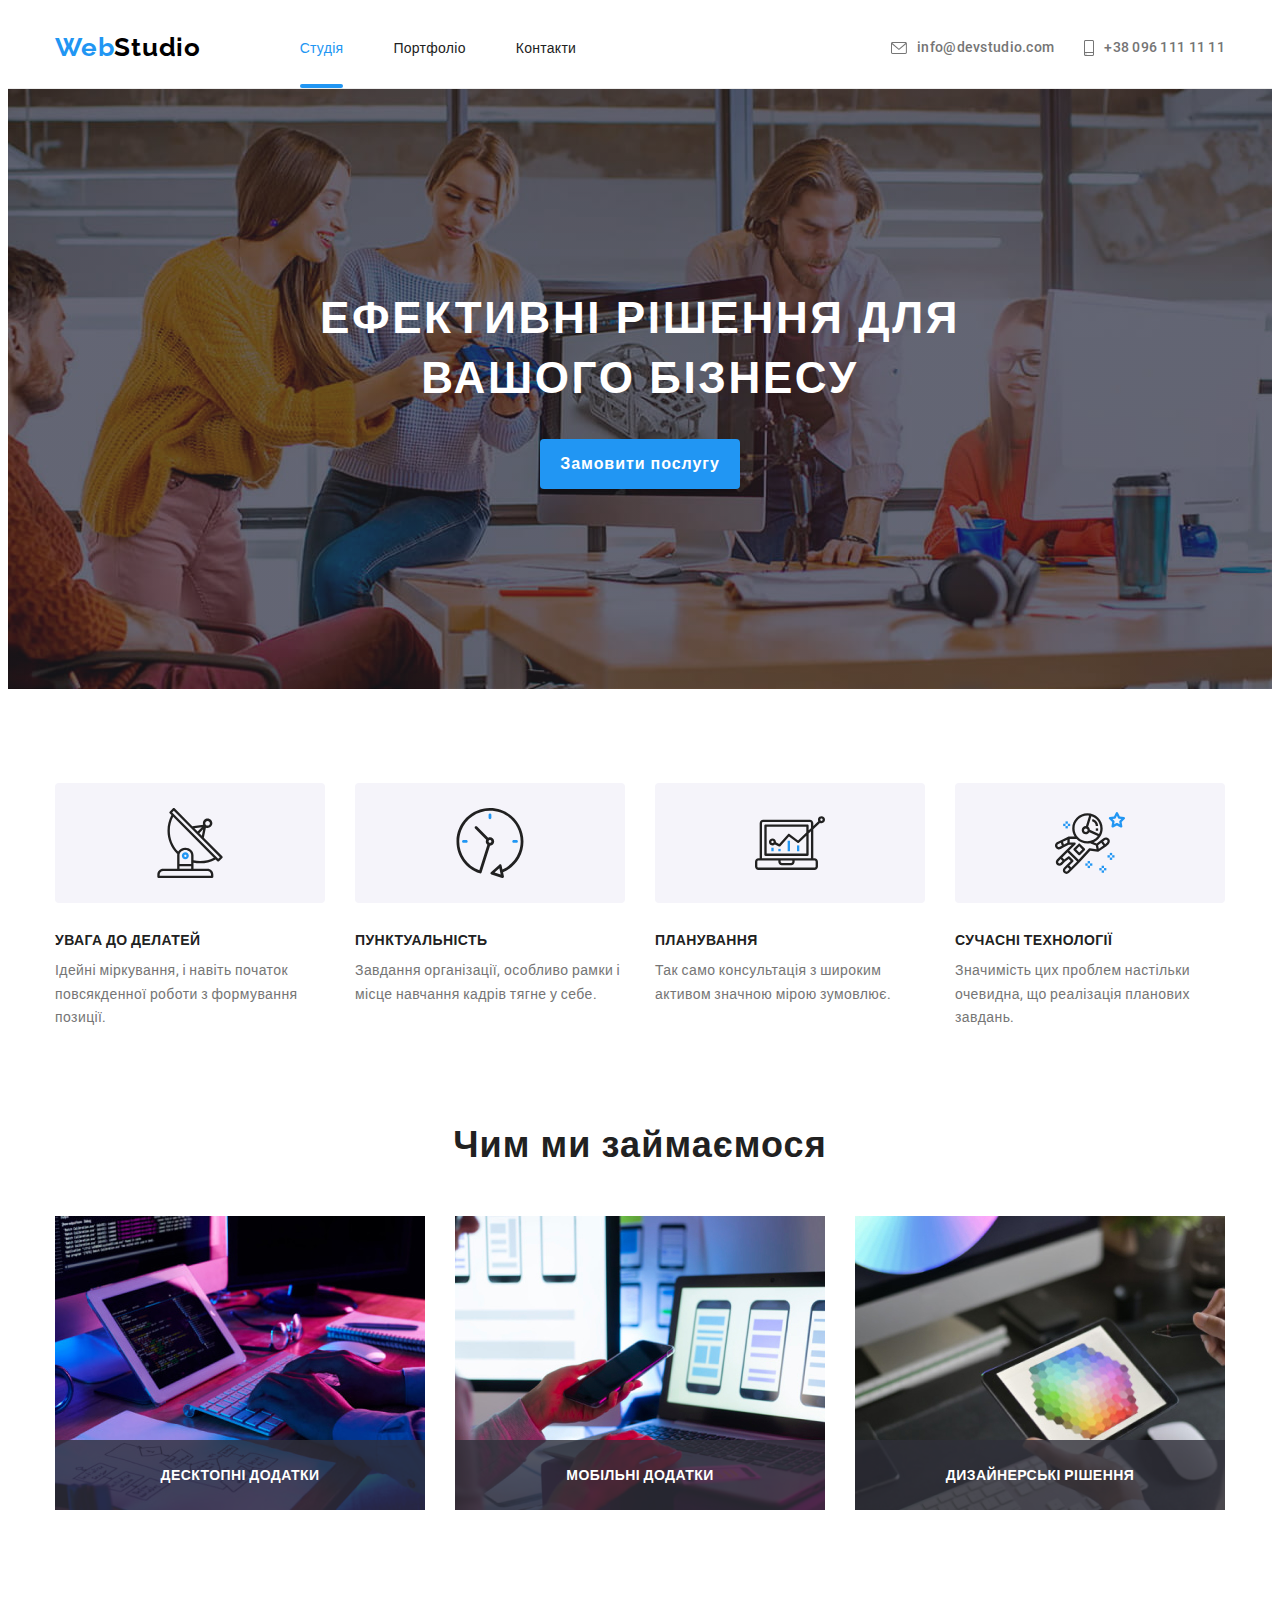
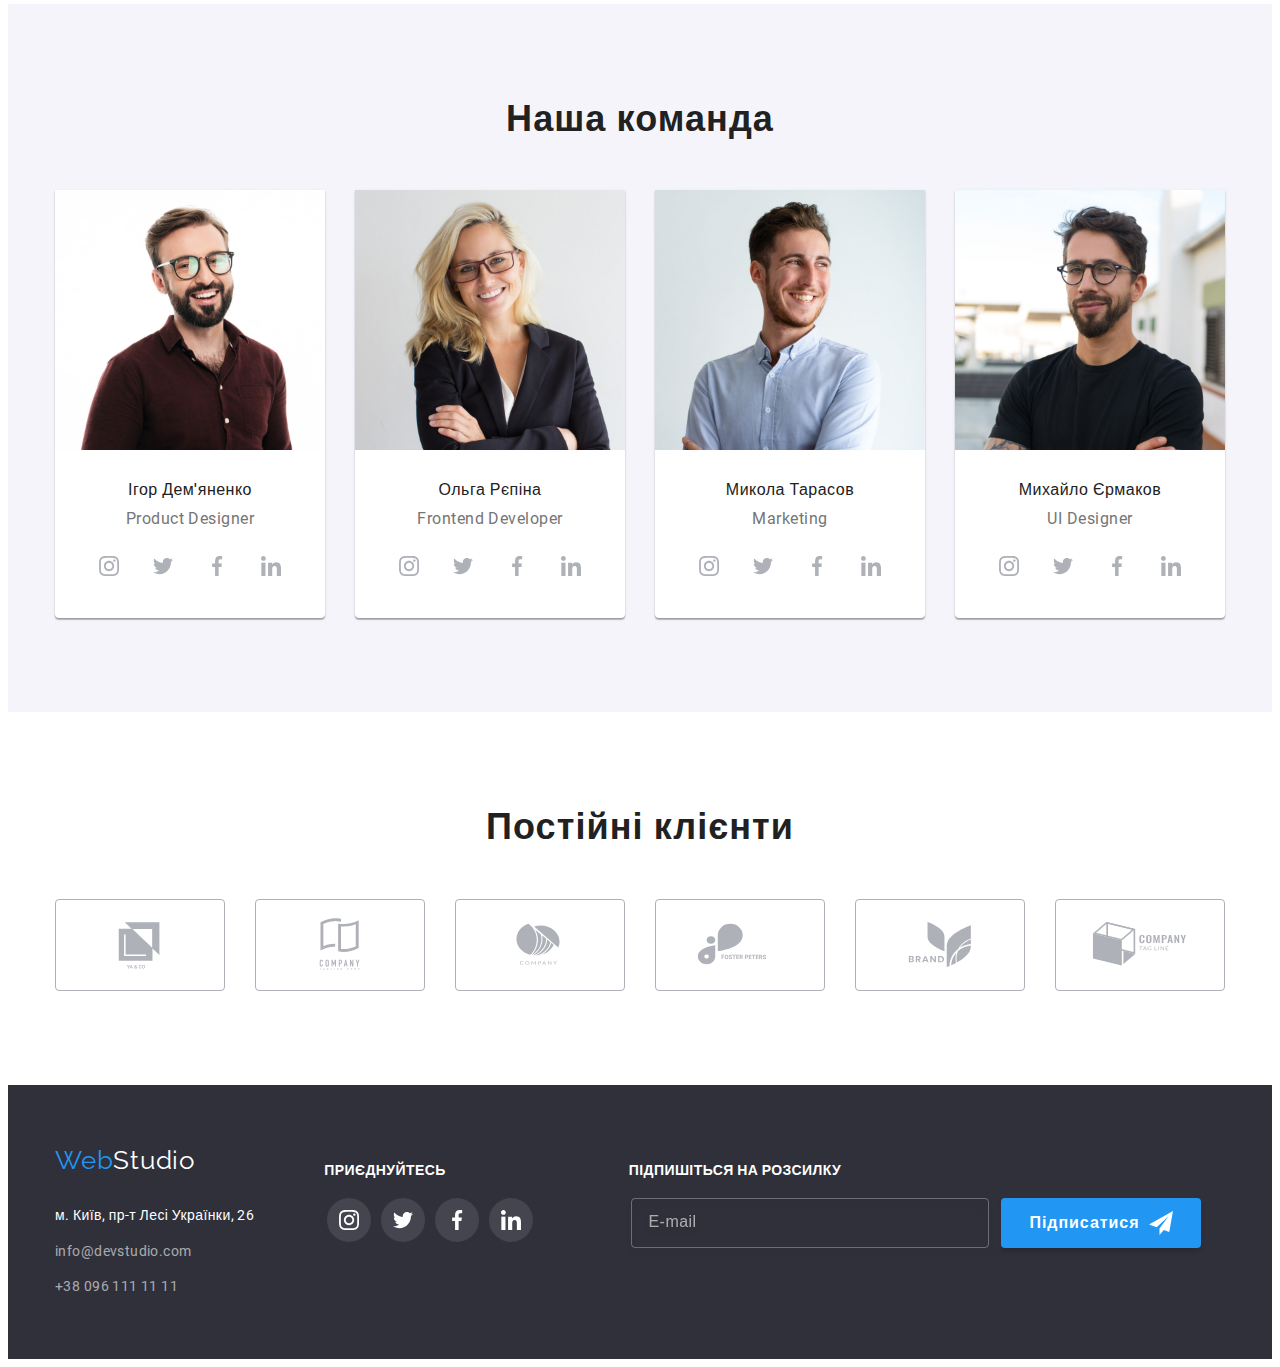
<file: index.html>
<!DOCTYPE html>
<html lang="uk">
<head>
    <meta charset="UTF-8">
    <meta http-equiv="X-UA-Compatible" content="IE=edge">
    <meta name="viewport" content="width=device-width, initial-scale=1.0">
    <title>Document</title>
    
    <link rel="preconnect" href="https://fonts.googleapis.com">
    <link rel="preconnect" href="https://fonts.gstatic.com" crossorigin>
    <link href="https://fonts.googleapis.com/css2?family=Raleway:wght@700&family=Roboto:wght@400;500;700;900&display=swap" rel="stylesheet">
    <link rel="stylesheet" href="https://cdnjs.cloudflare.com/ajax/libs/modern-normalize/1.1.0/modern-normalize.min.css" integrity="sha512-wpPYUAdjBVSE4KJnH1VR1HeZfpl1ub8YT/NKx4PuQ5NmX2tKuGu6U/JRp5y+Y8XG2tV+wKQpNHVUX03MfMFn9Q==" crossorigin="anonymous" referrerpolicy="no-referrer" />
    <!-- <link rel="stylesheet" href="./css/styles.css"> -->
    <link rel="stylesheet" href="./css/main.min.css">
</head>
<body>
 <header  class="header">
  <div class="container">
    <div class="header__container">
<nav class="header__nav">
    <a class="logo" href="./"><span class="logo__web">Web</span>Studio</a>
    <ul class="list header__menu">
        <li><a class="link header__link header__link--current" href="./index.html">Студія</a></li>
        <li><a class="link header__link" href="./portfolio.html">Портфоліо</a></li>
        <li><a class="link header__link" href="#">Контакти</a></li>
    </ul>
    </nav> 
    <ul class="list header__contacts">
    <li>    
      <a class="link header__mailto" href="mailto:info@devstudio.com">
        <svg class="header__mailto-icon" width="16" height="12">
        <use href="./images/icons.svg#icon-envelope"></use>
      </svg>info@devstudio.com</a>    
    </li>
    <li>         
      <a class="link header__tel" href="tel:+380961111111">
        <svg class="header__tel-icon" width="10" height="16">
        <use href="./images/icons.svg#icon-smartphone"></use>
      </svg>+38 096 111 11 11</a>
    </li>
    </ul>
    </div>
  </div>
</header>   
 <main>
    <section class="hero">
    <div class="container">
      <h1 class="hero__title">Ефективні рішення для вашого бізнесу</h1>
      <button type="button" class="button hero-button" data-modal-open>Замовити послугу</button>  
    </div>
    </section>
    <section class="feature">
      <div class="container">
      <h2 class="visually-hidden">Особливості</h2>
      <ul class="list feature__list">
        <li>
          <div class="feature__card">
            <svg class="feature__icon" width="70" height="70">
              <use href="./images/icons.svg#icon-antenna"></use>
            </svg>
          </div>
            <h3 class="feature__title">Увага до делатей</h3>
            <p class="feature__text">Ідейні міркування, і навіть початок повсякденної роботи з формування позиції.</p>
        </li>
        <li>
          <div class="feature__card">
            <svg class="feature__icon" width="70" height="70">
              <use href="./images/icons.svg#icon-clock"></use>
            </svg>
          </div>
            <h3 class="feature__title">Пунктуальність</h3>
            <p class="feature__text">Завдання організації, особливо рамки і місце навчання кадрів тягне у себе.</p>
        </li>
        <li>
          <div class="feature__card">
            <svg class="feature__icon" width="70" height="70">
              <use href="./images/icons.svg#icon-diagram"></use>
            </svg>
          </div> 
            <h3 class="feature__title">Планування</h3>
            <p class="feature__text">Так само консультація з широким активом значною мірою зумовлює.</p>
        </li>
        <li>
          <div class="feature__card">
            <svg class="feature__icon" width="70" height="70">
              <use href="./images/icons.svg#icon-astronaut"></use>
            </svg>
          </div>
            <h3 class="feature__title">Сучасні технології</h3>
            <p class="feature__text">Значимість цих проблем настільки очевидна, що реалізація планових завдань.</p>
        </li>
      </ul>
      </div>  
    </section>
    <section class="what-we-do">
      <div class="container">
       <h2 class="what-we-do__title">Чим ми займаємося</h2>
        <ul class="list what-we-do__list">
        <li class="box">
          <img src="./images/box-1.jpg" alt="Людина працює з комп'ютером">
          <h3 class="box__title">Десктопні додатки</h3>
        </li>
        <li class="box">
          <img src="./images/box-2.jpg" alt="Людина працює з телефоном та ноутбуком">
          <h3 class="box__title">Мобільні додатки</h3>
        </li>
        <li class="box">
          <img src="./images/box-3.jpg" alt="Людина працює з планшетом">
          <h3 class="box__title">Дизайнерські рішення</h3>
        </li>
        </ul>
      </div>
    </section>
    <section class="team">
      <div class="container">
       <h2 class="team__section-title">Наша команда</h2>
        <ul class="list team__cards-list">
    <li class="team__card"><img class="team__img" src="./images/product-designer.jpg" alt="Усміхнений хлопець в окулярах">
      <div class="teammate">  
        <h3 class="teammate__name">Ігор Дем'яненко</h3>
        <p lang="en" class="teammate__position">Product Designer</p>
        <ul class="list socials">
          <li class="socials__item">
            <a class="link socials__link" href="#">
            <svg class="socials__icon" width="20" height="20">
            <use href="./images/icons.svg#icon-instagram"></use>
            </svg>
            </a>
          </li>
          <li class="socials__item">
            <a class="link socials__link" href="#">
            <svg class="socials__icon" width="20" height="20">
            <use href="./images/icons.svg#icon-twitter"></use>
            </svg>
            </a>
          </li>
          <li class="socials__item">
            <a class="link socials__link" href="#">
            <svg class="socials__icon" width="20" height="20">
            <use href="./images/icons.svg#icon-facebook"></use>
            </svg>
            </a>
          </li>
          <li class="socials__item">
            <a class="link socials__link" href="#">
            <svg class="socials__icon" width="20" height="20">
            <use href="./images/icons.svg#icon-linkedin"></use>
            </svg>
            </a>
          </li>
        </ul>        
        </div>
    </li>
      <li class="team__card"><img class="team__img" src="./images/frontend-developer.jpg" alt="Усміхнена дівчина в окулярах">
        <div class="teammate">
        <h3 class="teammate__name">Ольга Рєпіна</h3>
        <p lang="en" class="teammate__position">Frontend Developer</p>
        <ul class="list socials">
          <li class="socials__item">
            <a class="link socials__link" href="#">
            <svg class="socials__icon" width="20" height="20">
            <use href="./images/icons.svg#icon-instagram"></use>
            </svg>
            </a>
          </li>
          <li class="socials__item">
            <a class="link socials__link" href="#">
            <svg class="socials__icon" width="20" height="20">
            <use href="./images/icons.svg#icon-twitter"></use>
            </svg>
            </a>
          </li>
          <li class="socials__item">
            <a class="link socials__link" href="#">
            <svg class="socials__icon" width="20" height="20">
            <use href="./images/icons.svg#icon-facebook"></use>
            </svg>
            </a>
          </li>
          <li class="socials__item">
            <a class="link socials__link" href="#">
            <svg class="socials__icon" width="20" height="20">
            <use href="./images/icons.svg#icon-linkedin"></use>
            </svg>
            </a>
          </li>
        </ul>
        </div>
    </li>
      <li class="team__card"><img class="team__img" src="./images/marketing.jpg" alt="Усміхнений хлопець">
        <div class="teammate">
        <h3 class="teammate__name">Микола Тарасов</h3>
        <p lang="en" class="teammate__position">Marketing</p>
        <ul class="list socials">
          <li class="socials__item">
            <a class="link socials__link" href="#">
            <svg class="socials__icon" width="20" height="20">
            <use href="./images/icons.svg#icon-instagram"></use>
            </svg>
            </a>
          </li>
          <li class="socials__item">
            <a class="link socials__link" href="#">
            <svg class="socials__icon" width="20" height="20">
            <use href="./images/icons.svg#icon-twitter"></use>
            </svg>
            </a>
          </li>
          <li class="socials__item">
            <a class="link socials__link" href="#">
            <svg class="socials__icon" width="20" height="20">
            <use href="./images/icons.svg#icon-facebook"></use>
            </svg>
            </a>
          </li>
          <li class="socials__item">
            <a class="link socials__link" href="#">
            <svg class="socials__icon" width="20" height="20">
            <use href="./images/icons.svg#icon-linkedin"></use>
            </svg>
            </a>
          </li>
        </ul>
        </div>
    </li>
      <li class="team__card"><img class="team__img" src="./images/ui-designer.jpg" alt="Усміхнений хлопець в окулярах">
        <div class="teammate">
        <h3 class="teammate__name">Михайло Єрмаков</h3>
        <p lang="en" class="teammate__position">UI Designer</p>
        <ul class="list socials">
          <li class="socials__item">
            <a class="link socials__link" href="#">
            <svg class="socials__icon" width="20" height="20">
            <use href="./images/icons.svg#icon-instagram"></use>
            </svg>
            </a>
          </li>
          <li class="socials__item">
            <a class="link socials__link" href="#">
            <svg class="socials__icon" width="20" height="20">
            <use href="./images/icons.svg#icon-twitter"></use>
            </svg>
            </a>
          </li>
          <li class="socials__item">
            <a class="link socials__link" href="#">
            <svg class="socials__icon" width="20" height="20">
            <use href="./images/icons.svg#icon-facebook"></use>
            </svg>
            </a>
          </li>
          <li class="socials__item">
            <a class="link socials__link" href="#">
            <svg class="socials__icon" width="20" height="20">
            <use href="./images/icons.svg#icon-linkedin"></use>
            </svg>
            </a>
          </li>
        </ul>
        </div>
    </li>
        </ul>
      </div>
    </section>
    <section class="section">
      <div class="container">
        <h2 class="clients__title">Постійні клієнти</h2>
        <ul class="list clients">
        <li>
          <a class="link clients__link" href="#">
          <svg class="clients__icon" width="106" height="60">
          <use href="./images/icons.svg#icon-ya-co"></use>
          </svg>
        </a>
        </li>
        <li>
          <a class="link clients__link" href="#">
          <svg class="clients__icon" width="106" height="60">
          <use href="./images/icons.svg#icon-company-two"></use>
          </svg>
        </a>
        </li>
        <li>
          <a class="link clients__link" href="#">
          <svg class="clients__icon" width="106" height="60">
          <use href="./images/icons.svg#icon-company-three"></use>
          </svg>
        </a>
        </li>
        <li>
          <a class="link clients__link" href="#">
          <svg class="clients__icon" width="106" height="60">
          <use href="./images/icons.svg#icon-foster-peters"></use>
          </svg>
        </a>
        </li>
        <li>
          <a class="link clients__link" href="#">
          <svg class="clients__icon" width="106" height="60">
          <use href="./images/icons.svg#icon-brand"></use>
          </svg>
        </a>
        </li>
        <li>
          <a class="link clients__link" href="#">
          <svg class="clients__icon" width="106" height="60">
          <use href="./images/icons.svg#icon-tagline-here"></use>
          </svg>
        </a>
        </li>
        </ul>
      </div>
    </section>
 </main>
<footer class="footer">
  <div class="container footer__container">
    <div>
    <a class="logo__footer" href="./"><span class="logo__web">Web</span>Studio</a>
    <address class="address">
      <ul class="list">
        <li><a class="address__link" href="https://goo.gl/maps/TG8gePgE3f3uXfUr5" target="_blank" rel="noopener noreferrer nofollow">м. Київ, пр-т Лесі Українки, 26</a></li>
        <li><a class="address__link address__link-mailto" href="mailto:info@devstudio.com">info@devstudio.com</a></li>
        <li><a class="address__link address__link-tel" href="tel:+380961111111">+38 096 111 11 11</a></li>
      </ul>    
    </address>
    </div>
    <div class="join">
      <h2 class="join__title">Приєднуйтесь</h2>    
        <ul class="list socials">
          <li class="socials__item">
            <a class="link join__socials-link" href="#">
            <svg class="join__socials-icon" width="20" height="20">
            <use href="./images/icons.svg#icon-instagram"></use>
            </svg>
            </a>
          </li>
          <li class="socials__item">
            <a class="link join__socials-link" href="#">
            <svg class="join__socials-icon" width="20" height="20">
            <use href="./images/icons.svg#icon-twitter"></use>
            </svg>
            </a>
          </li>
          <li class="socials__item">
            <a class="link join__socials-link" href="#">
            <svg class="join__socials-icon" width="20" height="20">
            <use href="./images/icons.svg#icon-facebook"></use>
            </svg>
            </a>
          </li>
          <li class="socials__item">
            <a class="link join__socials-link" href="#">
            <svg class="join__socials-icon" width="20" height="20">
            <use href="./images/icons.svg#icon-linkedin"></use>
            </svg>
            </a>
          </li>
        </ul>
    </div>
    <form class="subscribe-form">
      <h2 class="subscribe-form__title">Підпишіться на розсилку</h2>
     <div class="subscribe-form__item">  
        <input class="subscribe-form__input" type="email" placeholder="E-mail">
        <button class="button subscribe-button" type="submit">
        Підписатися
          <svg class="subscribe-button__icon" width="24" height="24">
            <use href="./images/icons.svg#icon-send"></use>
          </svg>
        </button>
      </div>
    </form>            
</div>
 </footer>
<div class="backdrop is-hidden" data-modal>
  <div class="modal">
    <button type="button" class="close-button" data-modal-close>
      <svg class="close-button__icon" width="18" height="18">
        <use href="./images/icons.svg#icon-close-black"></use>
      </svg>
    </button>
    <h2 class="modal__title">Залиште свої дані, ми вам передзвонимо</h2>
    <form class="user-form" name="user-form" autocomplete="on">
      <label class="user-form__field-label" for="user-name">Ім'я</label>
      <div class="user-form__field">
        <input class="user-form__field-input" id="user-name" type="text" name="user-name" required minlength="2">
        <svg class="user-form__field-icon" width="18" height="18">
          <use href="./images/icons.svg#icon-person"></use>
        </svg>
      </div>
      <label class="user-form__field-label" for="user-tel">Телефон</label>
      <div class="user-form__field">
        <input class="user-form__field-input" id="user-tel" type="tel" name="user-tel" required>
        <svg class="user-form__field-icon" width="18" height="18">
          <use href="./images/icons.svg#icon-phone"></use>
        </svg>
      </div>
      <label class="user-form__field-label" for="user-email">Пошта</label>
      <div class="user-form__field">
        <input class="user-form__field-input" id="user-email" type="email" name="user-email" required>
        <svg class="user-form__field-icon" width="18" height="18">
          <use href="./images/icons.svg#icon-email"></use>
        </svg>
      </div>
      <label class="user-form__field-label" for="user-comment">Коментар</label>
      <textarea class="user-form__field-textarea" name="user-comment" id="user-comment" placeholder="Введіть текст"></textarea>
      <div class="terms-checkbox checkbox">
        <input class="checkbox__input" type="checkbox" name="terms-checkbox" id="checkbox" required>
        <svg class="checkbox__icon" width="16" height="15">
          <use href="./images/icons.svg#icon-check"></use>
        </svg>
        <label class="checkbox__label" for="checkbox">Погоджуюся з розсилкою та приймаю  <a class="terms-ref" href="#">Умови договору</a></label>
      </div>
      <button class="button submit-button" type="submit">Відправити</button>
    </form>
  </div>
</div>
 <script src="./js/modal.js"></script>
</body>
</html>
</file>
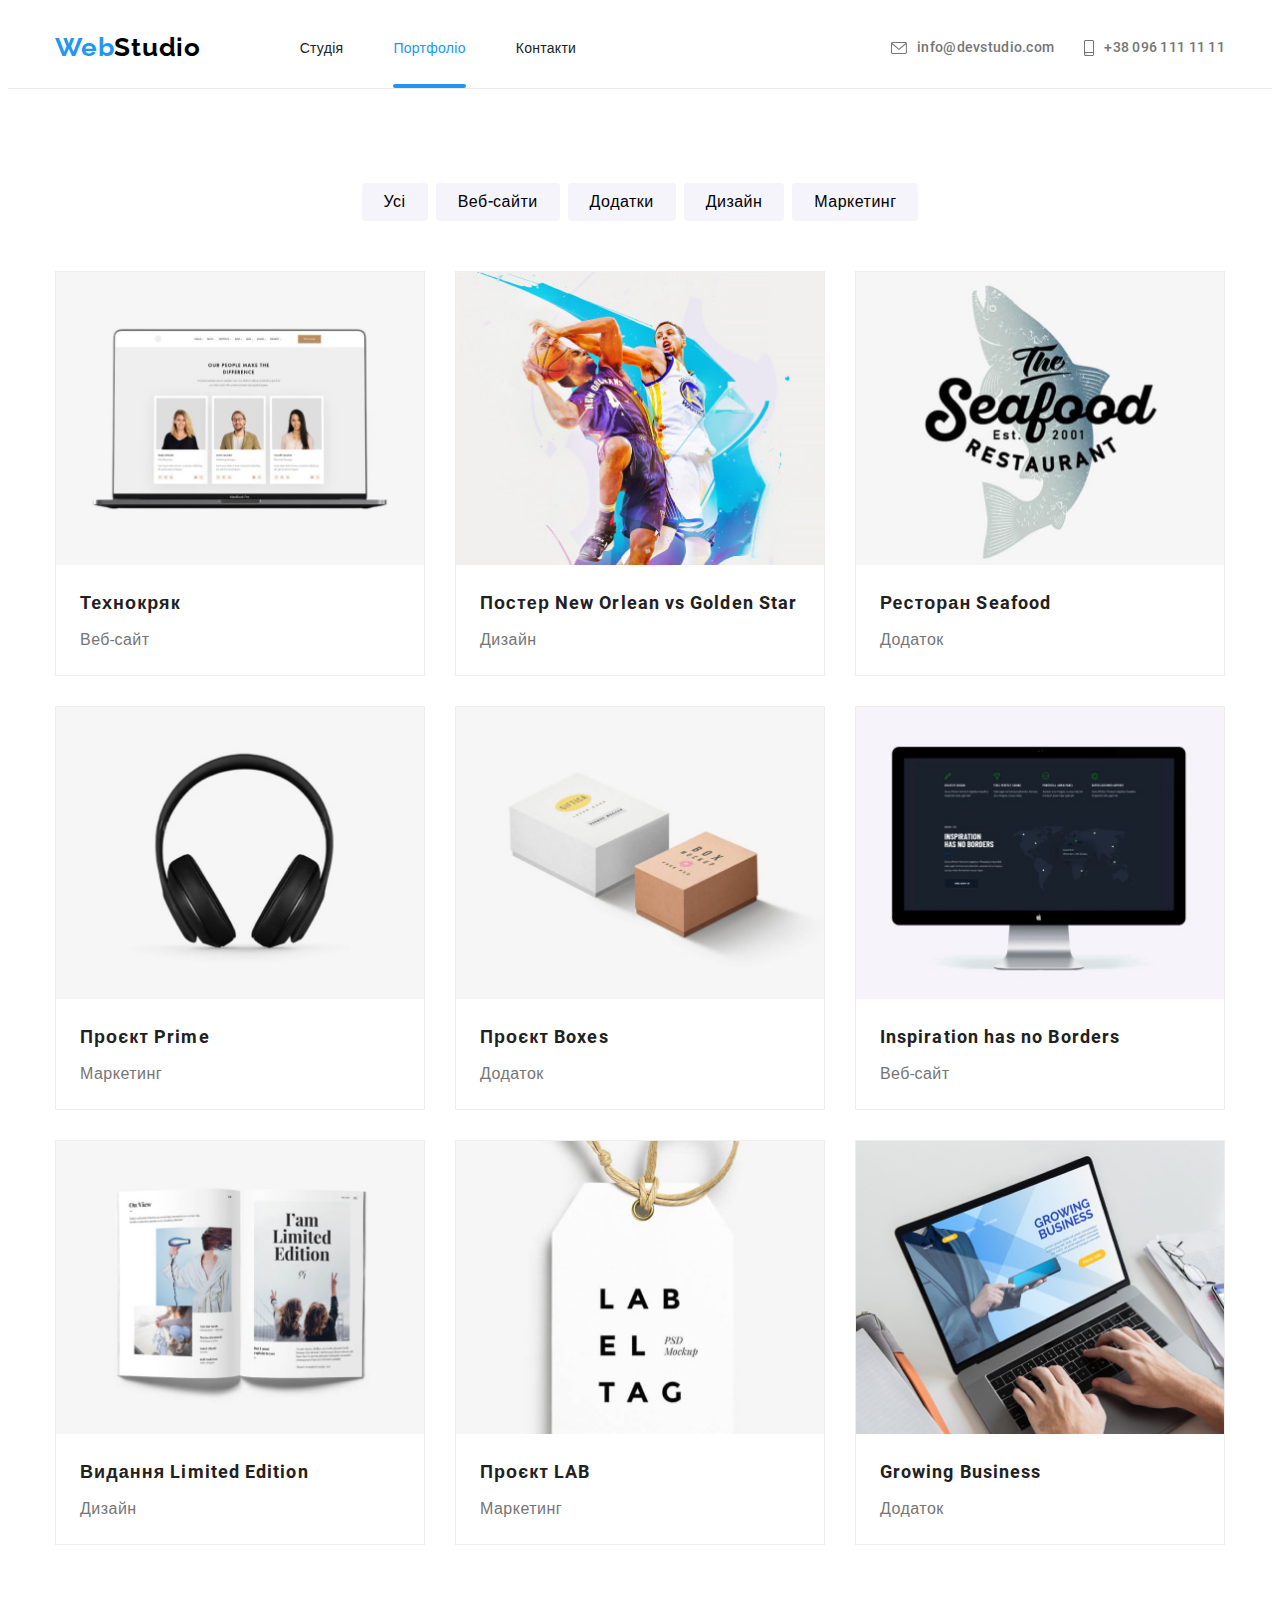
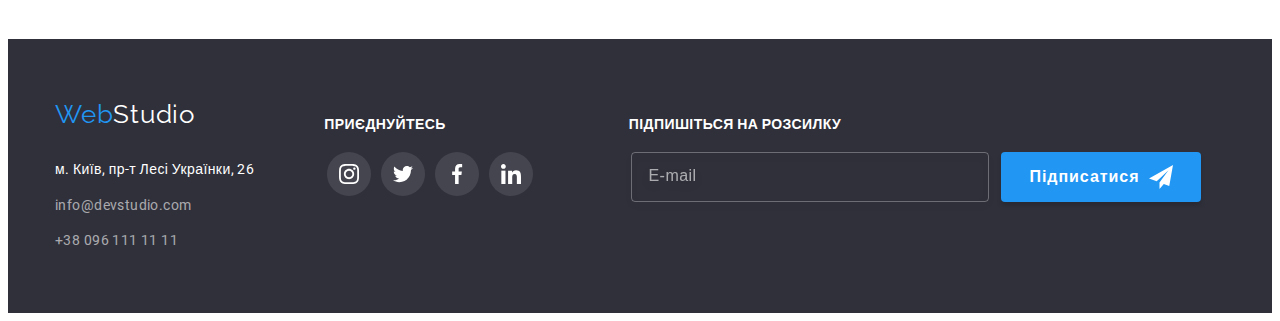
<file: portfolio.html>
<!DOCTYPE html>
<html lang="uk">
<head>
    <meta charset="UTF-8">
    <meta http-equiv="X-UA-Compatible" content="IE=edge">
    <meta name="viewport" content="width=device-width, initial-scale=1.0">
    <title>Portfolio</title>
   
    <link rel="preconnect" href="https://fonts.googleapis.com">
    <link rel="preconnect" href="https://fonts.gstatic.com" crossorigin>
    <link href="https://fonts.googleapis.com/css2?family=Raleway:wght@700&family=Roboto:wght@400;500;700;900&display=swap" rel="stylesheet">
    <link rel="stylesheet" href="https://cdnjs.cloudflare.com/ajax/libs/modern-normalize/1.1.0/modern-normalize.min.css" integrity="sha512-wpPYUAdjBVSE4KJnH1VR1HeZfpl1ub8YT/NKx4PuQ5NmX2tKuGu6U/JRp5y+Y8XG2tV+wKQpNHVUX03MfMFn9Q==" crossorigin="anonymous" referrerpolicy="no-referrer" />
    <!-- <link rel="stylesheet" href="./css/styles.css"> -->
    <link rel="stylesheet" href="./css/main.min.css">
</head>
<body>
<header  class="header">
  <div class="container">
    <div class="header__container">
<nav class="header__nav">
    <a class="logo" href="./"><span class="logo__web">Web</span>Studio</a>
    <ul class="list header__menu">
        <li><a class="link header__link" href="./index.html">Студія</a></li>
        <li><a class="link header__link header__link--current" href="./portfolio.html">Портфоліо</a></li>
        <li><a class="link header__link" href="#">Контакти</a></li>
    </ul>
    </nav> 
    <ul class="list header__contacts">
    <li>    
      <a class="link header__mailto" href="mailto:info@devstudio.com">
        <svg class="header__mailto-icon" width="16" height="12">
        <use href="./images/icons.svg#icon-envelope"></use>
      </svg>info@devstudio.com</a>    
    </li>
    <li>         
      <a class="link header__tel" href="tel:+380961111111">
        <svg class="header__tel-icon" width="10" height="16">
        <use href="./images/icons.svg#icon-smartphone"></use>
      </svg>+38 096 111 11 11</a>
    </li>
    </ul>
    </div>
  </div>
</header> 
<main>
<section class="section">
<div class="container">
<h1 class="visually-hidden">Портфоліо</h1>
<ul class="list project-buttons-list">
   <li><button type="button" class="button project-button">Усі</button></li>
   <li><button type="button" class="button project-button">Веб-сайти</button></li>
   <li><button type="button" class="button project-button">Додатки</button></li>
   <li><button type="button" class="button project-button">Дизайн</button></li>
   <li><button type="button" class="button project-button">Маркетинг</button></li> 
</ul>
<ul class="list project-cards-list">
    <li class="project-card">
      <div class="project-card__item">
        <img class="img" src="./images/tekhnokriak.jpg" alt="Екран ноутбука">
          <div class="project-card__overlay">
          <p class="project-card__overlay-text">Ресурс пропонує комплексні пропозиції з різним рівнем функціоналу та сервісів. Все це дозволить відвідувачу отримати
          вичерпні відомості про компанію чи приватну особу.</p>
          </div>
        </div>
        <div class="thumb">
        <h2 class="project-card__title">Технокряк</h2>
        <p class="project-card__type">Веб-сайт</p>
        </div>
    </li>
    <li class="project-card">
      <div class="project-card__item">
        <img class="img" src="./images/new-orlean-vs-golden-star.jpg" alt="Двоє хлопців іграють в баскетбол">
        <div class="project-card__overlay">
          <p class="project-card__overlay-text">Ресурс пропонує комплексні пропозиції з різним рівнем функціоналу та сервісів. Все це дозволить відвідувачу отримати
          вичерпні відомості про компанію чи приватну особу.</p>
          </div>
        </div>
        <div class="thumb">
        <h2 class="project-card__title">Постер New Orlean vs Golden Star</h2>
        <p class="project-card__type">Дизайн</p>
        </div>
    </li>
    <li class="project-card">
      <div class="project-card__item">
        <img src="./images/seafood.jpg" alt="Риба та назва ресторану">
        <div class="project-card__overlay">
          <p class="project-card__overlay-text">Ресурс пропонує комплексні пропозиції з різним рівнем функціоналу та сервісів. Все це дозволить відвідувачу отримати
          вичерпні відомості про компанію чи приватну особу.</p>
          </div>
        </div>
        <div class="thumb">
        <h2 class="project-card__title">Ресторан Seafood</h2>
        <p class="project-card__type">Додаток</p>
        </div>
    </li>
    <li class="project-card">
      <div class="project-card__item">
        <img src="./images/prime.jpg" alt="Навушники">
        <div class="project-card__overlay">
          <p class="project-card__overlay-text">Ресурс пропонує комплексні пропозиції з різним рівнем функціоналу та сервісів. Все це дозволить відвідувачу отримати
          вичерпні відомості про компанію чи приватну особу.</p>
          </div>
        </div>
        <div class="thumb">
        <h2 class="project-card__title">Проєкт Prime</h2>
        <p class="project-card__type">Маркетинг</p>
        </div>
    </li>
    <li class="project-card">
      <div class="project-card__item">
        <img src="./images/boxes.jpg" alt="Дві коробки">
        <div class="project-card__overlay">
          <p class="project-card__overlay-text">Ресурс пропонує комплексні пропозиції з різним рівнем функціоналу та сервісів. Все це дозволить відвідувачу отримати
          вичерпні відомості про компанію чи приватну особу.</p>
          </div>
        </div>
        <div class="thumb">
        <h2 class="project-card__title">Проєкт Boxes</h2>
        <p class="project-card__type">Додаток</p>
        </div>
    </li>
    <li class="project-card">
      <div class="project-card__item">
        <img src="./images/inspiration-has-no-borders.jpg" alt="Комп'ютер мак">
        <div class="project-card__overlay">
          <p class="project-card__overlay-text">Ресурс пропонує комплексні пропозиції з різним рівнем функціоналу та сервісів. Все це дозволить відвідувачу отримати
          вичерпні відомості про компанію чи приватну особу.</p>
          </div>
        </div>  
        <div class="thumb">
        <h2 class="project-card__title">Inspiration has no Borders</h2>
        <p class="project-card__type">Веб-сайт</p>
        </div>
    </li>
    <li class="project-card">
      <div class="project-card__item">
        <img src="./images/limited-edition.jpg" alt="Відкритий журнал">
        <div class="project-card__overlay">
          <p class="project-card__overlay-text">Ресурс пропонує комплексні пропозиції з різним рівнем функціоналу та сервісів. Все це дозволить відвідувачу отримати
          вичерпні відомості про компанію чи приватну особу.</p>
          </div>
        </div> 
        <div class="thumb">
        <h2 class="project-card__title">Видання Limited Edition</h2>
        <p class="project-card__type">Дизайн</p>
        </div>
    </li>
    <li class="project-card">
      <div class="project-card__item">
        <img src="./images/lab.jpg" alt="Бірка">
        <div class="project-card__overlay">
          <p class="project-card__overlay-text">Ресурс пропонує комплексні пропозиції з різним рівнем функціоналу та сервісів. Все це дозволить відвідувачу отримати
          вичерпні відомості про компанію чи приватну особу.</p>
          </div>
        </div>
        <div class="thumb">
        <h2 class="project-card__title">Проєкт LAB</h2>
        <p class="project-card__type">Маркетинг</p>
        </div>
    </li>
    <li class="project-card">
      <div class="project-card__item">
        <img src="./images/growing-business.jpg" alt="Людина працює з ноутбуком">
        <div class="project-card__overlay">
          <p class="project-card__overlay-text">Ресурс пропонує комплексні пропозиції з різним рівнем функціоналу та сервісів. Все це дозволить відвідувачу отримати
          вичерпні відомості про компанію чи приватну особу.</p>
          </div>
        </div>
        <div class="thumb">
        <h2 class="project-card__title">Growing Business</h2>
        <p class="project-card__type">Додаток</p>
        </div>
    </li>
</ul>
</div>
</section>
</main>    
<footer class="footer">
  <div class="container footer__container">
    <div>
    <a class="logo__footer" href="./"><span class="logo__web">Web</span>Studio</a>
    <address class="address">
      <ul class="list">
        <li><a class="address__link" href="https://goo.gl/maps/TG8gePgE3f3uXfUr5" target="_blank" rel="noopener noreferrer nofollow">м. Київ, пр-т Лесі Українки, 26</a></li>
        <li><a class="address__link address__link-mailto" href="mailto:info@devstudio.com">info@devstudio.com</a></li>
        <li><a class="address__link address__link-tel" href="tel:+380961111111">+38 096 111 11 11</a></li>
      </ul>    
    </address>
    </div>
    <div class="join">
      <h2 class="join__title">Приєднуйтесь</h2>    
        <ul class="list socials">
          <li class="socials__item">
            <a class="link join__socials-link" href="#">
            <svg class="join__socials-icon" width="20" height="20">
            <use href="./images/icons.svg#icon-instagram"></use>
            </svg>
            </a>
          </li>
          <li class="socials__item">
            <a class="link join__socials-link" href="#">
            <svg class="join__socials-icon" width="20" height="20">
            <use href="./images/icons.svg#icon-twitter"></use>
            </svg>
            </a>
          </li>
          <li class="socials__item">
            <a class="link join__socials-link" href="#">
            <svg class="join__socials-icon" width="20" height="20">
            <use href="./images/icons.svg#icon-facebook"></use>
            </svg>
            </a>
          </li>
          <li class="socials__item">
            <a class="link join__socials-link" href="#">
            <svg class="join__socials-icon" width="20" height="20">
            <use href="./images/icons.svg#icon-linkedin"></use>
            </svg>
            </a>
          </li>
        </ul>
    </div>
    <form class="subscribe-form">
      <h2 class="subscribe-form__title">Підпишіться на розсилку</h2>
     <div class="subscribe-form__item">  
        <input class="subscribe-form__input" type="email" placeholder="E-mail">
        <button class="button subscribe-button" type="submit">
        Підписатися
          <svg class="subscribe-button__icon" width="24" height="24">
            <use href="./images/icons.svg#icon-send"></use>
          </svg>
        </button>
      </div>
    </form>            
</div>
 </footer>
</body>
</html>
</file>
<file: css/main.min.css>
@font-face{font-family:"Roboto";font-style:normal;font-weight:400;src:url("../fonts/roboto-v30-latin-regular.eot");src:local(""),url("../fonts/roboto-v30-latin-regular.eot?#iefix") format("embedded-opentype"),url("../fonts/roboto-v30-latin-regular.woff2") format("woff2"),url("../fonts/roboto-v30-latin-regular.woff") format("woff"),url("../fonts/roboto-v30-latin-regular.ttf") format("truetype"),url("../fonts/roboto-v30-latin-regular.svg#Roboto") format("svg")}@font-face{font-family:"Roboto";font-style:normal;font-weight:500;src:url("../fonts/roboto-v30-latin-500.eot");src:local(""),url("../fonts/roboto-v30-latin-500.eot?#iefix") format("embedded-opentype"),url("../fonts/roboto-v30-latin-500.woff2") format("woff2"),url("../fonts/roboto-v30-latin-500.woff") format("woff"),url("../fonts/roboto-v30-latin-500.ttf") format("truetype"),url("../fonts/roboto-v30-latin-500.svg#Roboto") format("svg")}@font-face{font-family:"Roboto";font-style:normal;font-weight:700;src:url("../fonts/roboto-v30-latin-700.eot");src:local(""),url("../fonts/roboto-v30-latin-700.eot?#iefix") format("embedded-opentype"),url("../fonts/roboto-v30-latin-700.woff2") format("woff2"),url("../fonts/roboto-v30-latin-700.woff") format("woff"),url("../fonts/roboto-v30-latin-700.ttf") format("truetype"),url("../fonts/roboto-v30-latin-700.svg#Roboto") format("svg")}@font-face{font-family:"Roboto";font-style:normal;font-weight:900;src:url("../fonts/roboto-v30-latin-900.eot");src:local(""),url("../fonts/roboto-v30-latin-900.eot?#iefix") format("embedded-opentype"),url("../fonts/roboto-v30-latin-900.woff2") format("woff2"),url("../fonts/roboto-v30-latin-900.woff") format("woff"),url("../fonts/roboto-v30-latin-900.ttf") format("truetype"),url("../fonts/roboto-v30-latin-900.svg#Roboto") format("svg")}@font-face{font-family:"Raleway";font-style:normal;font-weight:700;src:url("../fonts/raleway-v28-latin-700.eot");src:local(""),url("../fonts/raleway-v28-latin-700.eot?#iefix") format("embedded-opentype"),url("../fonts/raleway-v28-latin-700.woff2") format("woff2"),url("../fonts/raleway-v28-latin-700.woff") format("woff"),url("../fonts/raleway-v28-latin-700.ttf") format("truetype"),url("../fonts/raleway-v28-latin-700.svg#Raleway") format("svg")}.subscribe-form,.socials__link,.socials,.clients__link,.clients,.feature__card{display:-webkit-box;display:-ms-flexbox;display:flex;-webkit-box-pack:center;-ms-flex-pack:center;justify-content:center;-webkit-box-align:center;-ms-flex-align:center;align-items:center}:root{--color-primery: #212121;--color-secondary: #757575;--color-logo: #000;--color-action-primery: #FFF;--color-action-secondary: #2196F3;--color-button-action: #188CE8;--color-button-border: #EEE;--color-background-primery: #F5F5F5;--color-background-secondary: #F5F4FA;--color-background-tertiary: #C4C4C4;--color-section-background: #2F303A;--color-icon-primary: #AFB1B8;--project-card-gap: 30px;--action-duration: 250ms;--cubic-bezier: cubic-bezier(0.4, 0, 0.2, 1)}body{font-family:"Roboto",sans-serif;color:var(--color-primery);background-color:var(--color-action-primery 0.4)}.visually-hidden{position:absolute;white-space:nowrap;width:1px;height:1px;overflow:hidden;border:0;padding:0;clip:rect(0 0 0 0);-webkit-clip-path:inset(50%);clip-path:inset(50%);margin:-1px}.link{text-decoration:none;cursor:pointer;font-weight:500;font-size:14px;line-height:1.14;letter-spacing:.02em;color:inherit}img{display:block;max-width:100%;height:auto}*{-webkit-box-sizing:border-box;box-sizing:border-box}h1,h2,h3,h4,h5,h6,p{margin-top:0}.list{list-style:none;padding-left:0;margin:0}.button{font-family:inherit;cursor:pointer;border:none}.hero-button{font-weight:700;font-size:16px;line-height:1.88;display:block;-webkit-box-align:center;-ms-flex-align:center;align-items:center;text-align:center;letter-spacing:.06em;color:var(--color-action-primery);background-color:var(--color-action-secondary);-webkit-box-shadow:0px 4px 4px rgba(0,0,0,.15);box-shadow:0px 4px 4px rgba(0,0,0,.15);border-radius:4px;width:200px;height:50px;margin-left:auto;margin-right:auto;-webkit-transition-property:background-color;transition-property:background-color;-webkit-transition-duration:var(--action-duration);transition-duration:var(--action-duration);-webkit-transition-timing-function:var(--cubic-bezier);transition-timing-function:var(--cubic-bezier)}.hero-button:hover,.hero-button:focus,.hero-button:active{background-color:var(--color-button-action)}.project-buttons-list{display:-webkit-box;display:-ms-flexbox;display:flex;-webkit-box-pack:center;-ms-flex-pack:center;justify-content:center;gap:8px;margin-bottom:50px}.project-button{font-weight:500;font-size:16px;line-height:1.63;text-align:center;letter-spacing:.03em;background-color:var(--color-background-secondary);border-radius:4px;padding:6px 22px;-webkit-transition-property:color background-color;transition-property:color background-color;-webkit-transition-duration:var(--action-duration);transition-duration:var(--action-duration);-webkit-transition-timing-function:var(--cubic-bezier);transition-timing-function:var(--cubic-bezier)}.project-button:hover,.project-button:focus,.project-button:active{color:var(--color-action-primery);background-color:var(--color-action-secondary)}.subscribe-button{position:relative;font-weight:700;font-size:16px;line-height:1.88;display:block;-webkit-box-align:center;-ms-flex-align:center;align-items:center;text-align:left;letter-spacing:.06em;color:var(--color-action-primery);background-color:var(--color-action-secondary);-webkit-box-shadow:0px 4px 4px rgba(0,0,0,.15);box-shadow:0px 4px 4px rgba(0,0,0,.15);border-radius:4px;width:200px;height:50px;padding:10px 28px;margin-left:auto;margin-right:auto;-webkit-transition-property:background-color;transition-property:background-color;-webkit-transition-duration:var(--action-duration);transition-duration:var(--action-duration);-webkit-transition-timing-function:var(--cubic-bezier);transition-timing-function:var(--cubic-bezier)}.subscribe-button__icon{position:absolute;top:13px;right:28px;fill:var(--color-action-primery)}.subscribe-button:hover,.subscribe-button:focus,.subscribe-button:active{background-color:var(--color-button-action)}.close-button{display:-webkit-box;display:-ms-flexbox;display:flex;-webkit-box-pack:center;-ms-flex-pack:center;justify-content:center;-webkit-box-align:center;-ms-flex-align:center;align-items:center;position:absolute;top:8px;right:8px;width:30px;height:30px;background-color:var(--color-action-primery);border-radius:50%;border:1px solid rgba(0,0,0,.1);cursor:pointer}.close-button__icon:hover,.close-button__icon:focus{fill:var(--color-action-secondary)}.submit-button{font-weight:700;font-size:16px;line-height:1.88;display:block;-webkit-box-align:center;-ms-flex-align:center;align-items:center;text-align:center;letter-spacing:.06em;color:var(--color-action-primery);background-color:var(--color-action-secondary);-webkit-box-shadow:0px 4px 4px rgba(0,0,0,.15);box-shadow:0px 4px 4px rgba(0,0,0,.15);border-radius:4px;width:200px;height:50px;margin-left:auto;margin-right:auto;-webkit-transition-property:background-color;transition-property:background-color;-webkit-transition-duration:var(--action-duration);transition-duration:var(--action-duration);-webkit-transition-timing-function:var(--cubic-bezier);transition-timing-function:var(--cubic-bezier)}.submit-button:hover,.submit-button:focus,.submit-button:active{background-color:var(--color-button-action)}.feature{background-color:inherit;padding:94px 0 0}.feature__list{display:-webkit-box;display:-ms-flexbox;display:flex;gap:30px}.feature__card{height:120px;margin-bottom:30px;background-color:var(--color-background-secondary);border-radius:4px}.feature__title{font-size:14px;line-height:1.14;letter-spacing:.03em;text-transform:uppercase;margin-bottom:10px}.feature__text{font-size:14px;line-height:1.7;letter-spacing:.03em;color:var(--color-secondary);width:270px;margin-bottom:0}.hero{max-width:1600px;margin:0 auto;padding:200px 0;background-color:var(--color-background-tertiary);background-image:-webkit-gradient(linear, left top, left bottom, from(rgba(47, 48, 58, 0.4)), to(rgba(47, 48, 58, 0.4))),url(../images/hero-image.jpg);background-image:linear-gradient(rgba(47, 48, 58, 0.4), rgba(47, 48, 58, 0.4)),url(../images/hero-image.jpg);background-repeat:no-repeat;background-position:center;background-size:cover}.hero__title{width:696px;color:var(--color-action-primery);font-size:44px;line-height:1.36;font-weight:900;text-align:center;letter-spacing:.06em;text-transform:uppercase;margin-left:auto;margin-right:auto;margin-bottom:30px}.logo{font-family:"Raleway";font-weight:700;line-height:1.2;font-size:26px;color:var(--color-logo);letter-spacing:.03em;text-decoration:none}.logo__web{color:var(--color-action-secondary)}.logo__footer{font-family:"Raleway";font-size:26px;line-height:1.2;letter-spacing:.03em;color:var(--color-action-primery);text-decoration:none}.clients{gap:30px}.clients__title{font-size:36px;line-height:1.17;text-align:center;letter-spacing:.03em;margin-bottom:50px}.clients__link{width:170px;height:92px;border:1px solid var(--color-icon-primary);border-radius:4px;fill:var(--color-icon-primary);-webkit-transition-property:fill border-color;transition-property:fill border-color;-webkit-transition-duration:var(--action-duration);transition-duration:var(--action-duration);-webkit-transition-timing-function:var(--cubic-bezier);transition-timing-function:var(--cubic-bezier)}.clients__link:hover,.clients__link:focus{fill:var(--color-action-secondary);border-color:var(--color-action-secondary)}.team{padding:94px 0;background-color:var(--color-background-secondary)}.team__section-title{font-size:36px;line-height:1.17;text-align:center;letter-spacing:.03em;margin-bottom:50px}.team__cards-list{display:-webkit-box;display:-ms-flexbox;display:flex;gap:30px}.team__card{background-color:var(--color-action-primery);-webkit-box-shadow:0px 1px 3px rgba(0,0,0,.12),0px 1px 1px rgba(0,0,0,.14),0px 2px 1px rgba(0,0,0,.2);box-shadow:0px 1px 3px rgba(0,0,0,.12),0px 1px 1px rgba(0,0,0,.14),0px 2px 1px rgba(0,0,0,.2);border-radius:0px 0px 4px 4px}.team__img{width:270px;height:260px}.teammate{padding:30px 0}.teammate__name{font-weight:500;font-size:16px;line-height:1.19;text-align:center;letter-spacing:.03em;margin-bottom:10px}.teammate__position{font-size:16px;line-height:1.19;text-align:center;letter-spacing:.03em;color:var(--color-secondary);margin-bottom:16px}.project-cards-list{display:-webkit-box;display:-ms-flexbox;display:flex;-ms-flex-wrap:wrap;flex-wrap:wrap;margin-left:calc(-1*var(--project-card-gap));margin-top:calc(-1*var(--project-card-gap))}.project-card{-ms-flex-preferred-size:calc(33.3333333333% - 30px);flex-basis:calc(33.3333333333% - 30px);background-color:var(--color-action-primery);border:1px solid var(--color-button-border);margin-left:var(--project-card-gap);margin-top:var(--project-card-gap);-webkit-transition-property:-webkit-box-shadow;transition-property:-webkit-box-shadow;transition-property:box-shadow;transition-property:box-shadow, -webkit-box-shadow;-webkit-transition-duration:var(--action-duration);transition-duration:var(--action-duration);-webkit-transition-timing-function:var(--cubic-bezier);transition-timing-function:var(--cubic-bezier)}.project-card__item{position:relative;overflow:hidden}.project-card__overlay{position:absolute;top:0;left:0;width:100%;height:100%;-webkit-transform:translateY(101%);transform:translateY(101%);-webkit-transition-property:-webkit-transform;transition-property:-webkit-transform;transition-property:transform;transition-property:transform, -webkit-transform;-webkit-transition-duration:var(--action-duration);transition-duration:var(--action-duration);-webkit-transition-timing-function:var(--cubic-bezier);transition-timing-function:var(--cubic-bezier);padding:63px 24px;color:var(--color-action-primery);background-color:rgba(33,150,243,.9)}.project-card__overlay-text{font-size:18px;line-height:28px;letter-spacing:.03em}.project-card__title{font-size:18px;line-height:2;letter-spacing:.06em;margin-bottom:4px}.project-card__type{font-size:16px;line-height:1.88;letter-spacing:.03em;color:var(--color-secondary);margin-bottom:0}.project-card:hover .project-card__overlay,.project-card:focus .project-card__overlay{-webkit-transform:translateY(0);transform:translateY(0)}.project-card:hover,.project-card:focus{-webkit-box-shadow:0px 1px 1px rgba(0,0,0,.12),0px 4px 4px rgba(0,0,0,.06),1px 4px 6px rgba(0,0,0,.16);box-shadow:0px 1px 1px rgba(0,0,0,.12),0px 4px 4px rgba(0,0,0,.06),1px 4px 6px rgba(0,0,0,.16)}.thumb{padding:20px 24px}.socials{gap:10px}.socials__item{width:44px;height:44px}.socials__link{width:100%;height:100%;fill:var(--color-icon-primary);border-radius:50%;-webkit-transition-property:fill background-color;transition-property:fill background-color;-webkit-transition-duration:var(--action-duration);transition-duration:var(--action-duration);-webkit-transition-timing-function:var(--cubic-bezier);transition-timing-function:var(--cubic-bezier)}.socials__link:hover,.socials__link:focus{fill:var(--color-action-primery);background-color:var(--color-action-secondary)}.join{display:-webkit-box;display:-ms-flexbox;display:flex;-webkit-box-orient:vertical;-webkit-box-direction:normal;-ms-flex-direction:column;flex-direction:column;-webkit-box-pack:center;-ms-flex-pack:center;justify-content:center;-webkit-box-align:center;-ms-flex-align:center;align-items:center;margin-bottom:40px}.join__title{font-size:14px;letter-spacing:.03em;text-transform:uppercase;color:var(--color-action-primery);margin:0 90px 20px 0}.join__socials-link{display:-webkit-box;display:-ms-flexbox;display:flex;-webkit-box-pack:center;-ms-flex-pack:center;justify-content:center;-webkit-box-align:center;-ms-flex-align:center;align-items:center;width:100%;height:100%;fill:var(--color-action-primery);background-color:rgba(255,255,255,.1);border-radius:50%;-webkit-transition-property:fill background-color;transition-property:fill background-color;-webkit-transition-duration:var(--action-duration);transition-duration:var(--action-duration);-webkit-transition-timing-function:var(--cubic-bezier);transition-timing-function:var(--cubic-bezier)}.join__socials-link:hover,.join__socials-link:focus{fill:var(--color-action-primery);background-color:var(--color-action-secondary)}.what-we-do{background-color:inherit;padding:94px 0}.what-we-do__title{font-size:36px;line-height:1.17;text-align:center;letter-spacing:.03em;margin-bottom:50px}.what-we-do__list{display:-webkit-box;display:-ms-flexbox;display:flex;gap:30px}.box{position:relative}.box__title{display:-webkit-box;display:-ms-flexbox;display:flex;position:absolute;width:370px;height:70px;margin:0;-webkit-box-pack:center;-ms-flex-pack:center;justify-content:center;-webkit-box-align:center;-ms-flex-align:center;align-items:center;bottom:0;font-size:14px;text-align:center;letter-spacing:.03em;text-transform:uppercase;color:var(--color-action-primery);background:rgba(47,48,58,.8)}.container{width:auto;max-width:1200px;margin:0 auto;padding:0 15px}.footer{background-color:var(--color-section-background);padding:60px 0}.footer__container{display:-webkit-box;display:-ms-flexbox;display:flex;gap:70px}.address{font-style:normal;font-size:14px;line-height:1.7;letter-spacing:.03em;margin-top:28px}.address__link{display:inline-block;color:var(--color-action-primery);text-decoration:none;cursor:pointer}.address__link-mailto,.address__link-tel{color:rgba(255,255,255,.6);margin-top:12px;-webkit-transition-property:color;transition-property:color;-webkit-transition-duration:var(--action-duration);transition-duration:var(--action-duration);-webkit-transition-timing-function:var(--cubic-bezier);transition-timing-function:var(--cubic-bezier)}.address__link-mailto:hover,.address__link-mailto:focus,.address__link-tel:hover,.address__link-tel:focus{color:var(--color-action-secondary)}.user-form{width:100%;max-height:342px}.user-form__field{position:relative;margin:2px 0 7px 0}.user-form__field-label{font-size:12px;color:var(--color-secondary)}.user-form__field-input{width:100%;height:40px;padding:0 12px 0 42px;border:1px solid rgba(33,33,33,.2);border-radius:4px;outline:none;-webkit-transition-property:border-color;transition-property:border-color;-webkit-transition-duration:var(--action-duration);transition-duration:var(--action-duration);-webkit-transition-timing-function:var(--cubic-bezier);transition-timing-function:var(--cubic-bezier)}.user-form__field-input:focus{border-color:var(--color-action-secondary)}.user-form__field-textarea{width:100%;height:120px;padding:12px 16px;margin:2px 0 17px 0;border:1px solid rgba(33,33,33,.2);border-radius:4px;outline:none;resize:none;-webkit-transition-property:border-color;transition-property:border-color;-webkit-transition-duration:var(--action-duration);transition-duration:var(--action-duration);-webkit-transition-timing-function:var(--cubic-bezier);transition-timing-function:var(--cubic-bezier)}.user-form__field-textarea:focus{border-color:var(--color-action-secondary)}.user-form__field-textarea::-webkit-input-placeholder{font-size:12px;line-height:1.167;letter-spacing:.01em;color:rgba(117,117,117,.5)}.user-form__field-textarea::-moz-placeholder{font-size:12px;line-height:1.167;letter-spacing:.01em;color:rgba(117,117,117,.5)}.user-form__field-textarea:-ms-input-placeholder{font-size:12px;line-height:1.167;letter-spacing:.01em;color:rgba(117,117,117,.5)}.user-form__field-textarea::-ms-input-placeholder{font-size:12px;line-height:1.167;letter-spacing:.01em;color:rgba(117,117,117,.5)}.user-form__field-textarea::placeholder{font-size:12px;line-height:1.167;letter-spacing:.01em;color:rgba(117,117,117,.5)}.user-form__field-icon{position:absolute;top:50%;left:12px;-webkit-transform:translateY(-50%);transform:translateY(-50%);-webkit-transition-property:fill;transition-property:fill;-webkit-transition-duration:v(--action-duration);transition-duration:v(--action-duration);-webkit-transition-timing-function:v(--cubic-bezier);transition-timing-function:v(--cubic-bezier)}.user-form__field-input:focus+.user-form__field-icon{fill:var(--color-action-secondary)}.checkbox{display:-webkit-box;display:-ms-flexbox;display:flex;position:relative;-webkit-box-align:center;-ms-flex-align:center;align-items:center;margin-left:12px;margin-bottom:30px}.checkbox__input{-webkit-appearance:none;-moz-appearance:none;appearance:none}.checkbox__label{position:relative;padding-left:24px;font-size:14px;line-height:1.714;letter-spacing:.03em;color:var(--color-secondary)}.checkbox__icon{position:absolute;fill:rgba(0,0,0,0);border:2px solid var(--color-primery);border-radius:2px}.checkbox__input:checked+.checkbox__icon{fill:var(--color-action-primery);background-color:var(--color-action-secondary);border-color:var(--color-action-secondary)}.terms-ref{font-size:14px;line-height:1.714;letter-spacing:.03em;color:var(--color-action-secondary)}.subscribe-form{position:relative;-webkit-box-orient:vertical;-webkit-box-direction:normal;-ms-flex-direction:column;flex-direction:column;margin-left:23px;margin-bottom:34px}.subscribe-form__item{display:-webkit-box;display:-ms-flexbox;display:flex;position:relative;gap:12px}.subscribe-form__title{font-weight:700;font-size:14px;letter-spacing:.03em;text-transform:uppercase;color:var(--color-action-primery);margin:0 363px 20px 0}.subscribe-form__input{width:358px;height:50px;padding-left:16px;color:rgba(255,255,255,.6);background-color:rgba(0,0,0,0);border:1px solid rgba(255,255,255,.3);-webkit-filter:drop-shadow(0px 4px 4px rgba(0, 0, 0, 0.15));filter:drop-shadow(0px 4px 4px rgba(0, 0, 0, 0.15));border-radius:4px;outline:none}.subscribe-form__input::-webkit-input-placeholder{font-size:16px;line-height:1.25;letter-spacing:.03em;color:rgba(255,255,255,.6)}.subscribe-form__input::-moz-placeholder{font-size:16px;line-height:1.25;letter-spacing:.03em;color:rgba(255,255,255,.6)}.subscribe-form__input:-ms-input-placeholder{font-size:16px;line-height:1.25;letter-spacing:.03em;color:rgba(255,255,255,.6)}.subscribe-form__input::-ms-input-placeholder{font-size:16px;line-height:1.25;letter-spacing:.03em;color:rgba(255,255,255,.6)}.subscribe-form__input::placeholder{font-size:16px;line-height:1.25;letter-spacing:.03em;color:rgba(255,255,255,.6)}.header{border-bottom:1px solid #ececec;padding:24px 0 25px}.header__container{display:-webkit-box;display:-ms-flexbox;display:flex;-webkit-box-pack:justify;-ms-flex-pack:justify;justify-content:space-between;-webkit-box-align:center;-ms-flex-align:center;align-items:center;gap:315px}.header__nav{display:-webkit-box;display:-ms-flexbox;display:flex;-webkit-box-pack:justify;-ms-flex-pack:justify;justify-content:space-between;-webkit-box-align:center;-ms-flex-align:center;align-items:center;-webkit-box-flex:1;-ms-flex-positive:1;flex-grow:1;gap:93px}.header__menu{display:-webkit-box;display:-ms-flexbox;display:flex;gap:50px}.header__contacts{display:-webkit-box;display:-ms-flexbox;display:flex;gap:30px}.header__link{padding:32px 0;position:relative;-webkit-transition-property:color;transition-property:color;-webkit-transition-duration:var(--action-duration);transition-duration:var(--action-duration);-webkit-transition-timing-function:var(--cubic-bezier);transition-timing-function:var(--cubic-bezier)}.header__link:hover,.header__link:focus,.header__link:active{color:var(--color-action-secondary)}.header__link--current{color:var(--color-action-secondary)}.header__link--current::after{content:"";position:absolute;display:block;left:0;bottom:0;width:100%;height:4px;background-color:var(--color-action-secondary);border-radius:2px}.header__mailto,.header__tel{display:-webkit-box;display:-ms-flexbox;display:flex;-webkit-box-align:center;-ms-flex-align:center;align-items:center;color:var(--color-secondary);gap:10px;-webkit-transition-property:color;transition-property:color;-webkit-transition-duration:var(--action-duration);transition-duration:var(--action-duration);-webkit-transition-timing-function:var(--cubic-bezier);transition-timing-function:var(--cubic-bezier)}.header__mailto:hover,.header__mailto:focus,.header__mailto:active,.header__tel:hover,.header__tel:focus,.header__tel:active{color:var(--color-action-secondary);fill:var(--color-action-secondary)}.header__mailto-icon,.header__tel-icon{fill:currentColor;-webkit-transition-property:fill;transition-property:fill;-webkit-transition-duration:var(--action-duration);transition-duration:var(--action-duration);-webkit-transition-timing-function:var(--cubic-bezier);transition-timing-function:var(--cubic-bezier)}.header__mailto-icon:hover,.header__mailto-icon:focus,.header__mailto-icon:active,.header__tel-icon:hover,.header__tel-icon:focus,.header__tel-icon:active{color:var(--color-action-secondary);fill:var(--color-action-secondary)}.backdrop{position:fixed;top:50%;left:50%;-webkit-transform:translate(-50%, -50%);transform:translate(-50%, -50%);width:100%;max-width:1600px;height:100%;max-height:1024px;background-color:rgba(0,0,0,.2);opacity:1;-webkit-transition-property:opacity;transition-property:opacity;-webkit-transition-duration:var(--action-duration);transition-duration:var(--action-duration);-webkit-transition-timing-function:var(--cubic-bezier);transition-timing-function:var(--cubic-bezier)}.is-hidden{opacity:0;visibility:hidden;pointer-events:none}.modal{position:absolute;width:100%;max-width:528px;height:100%;max-height:581px;left:50%;top:50%;padding:40px;-webkit-transform:translate(-50%, -50%) scale(1);transform:translate(-50%, -50%) scale(1);-webkit-transition-property:-webkit-transform;transition-property:-webkit-transform;transition-property:transform;transition-property:transform, -webkit-transform;-webkit-transition-duration:var(--action-duration);transition-duration:var(--action-duration);-webkit-transition-timing-function:var(--cubic-bezier);transition-timing-function:var(--cubic-bezier);background-color:var(--color-action-primery);-webkit-box-shadow:0px 1px 3px rgba(0,0,0,.12),0px 1px 1px rgba(0,0,0,.14),0px 2px 1px rgba(0,0,0,.2);box-shadow:0px 1px 3px rgba(0,0,0,.12),0px 1px 1px rgba(0,0,0,.14),0px 2px 1px rgba(0,0,0,.2);border-radius:4px;visibility:visible}.modal__title{font-size:20px;text-align:center;letter-spacing:.03em;margin-bottom:12px}.backdrop.is-hidden .modal{-webkit-transform:translate(-50%, -50%) scale(1.25);transform:translate(-50%, -50%) scale(1.25)}.section{background-color:inherit;padding:94px 0}/*# sourceMappingURL=main.min.css.map */
</file>
